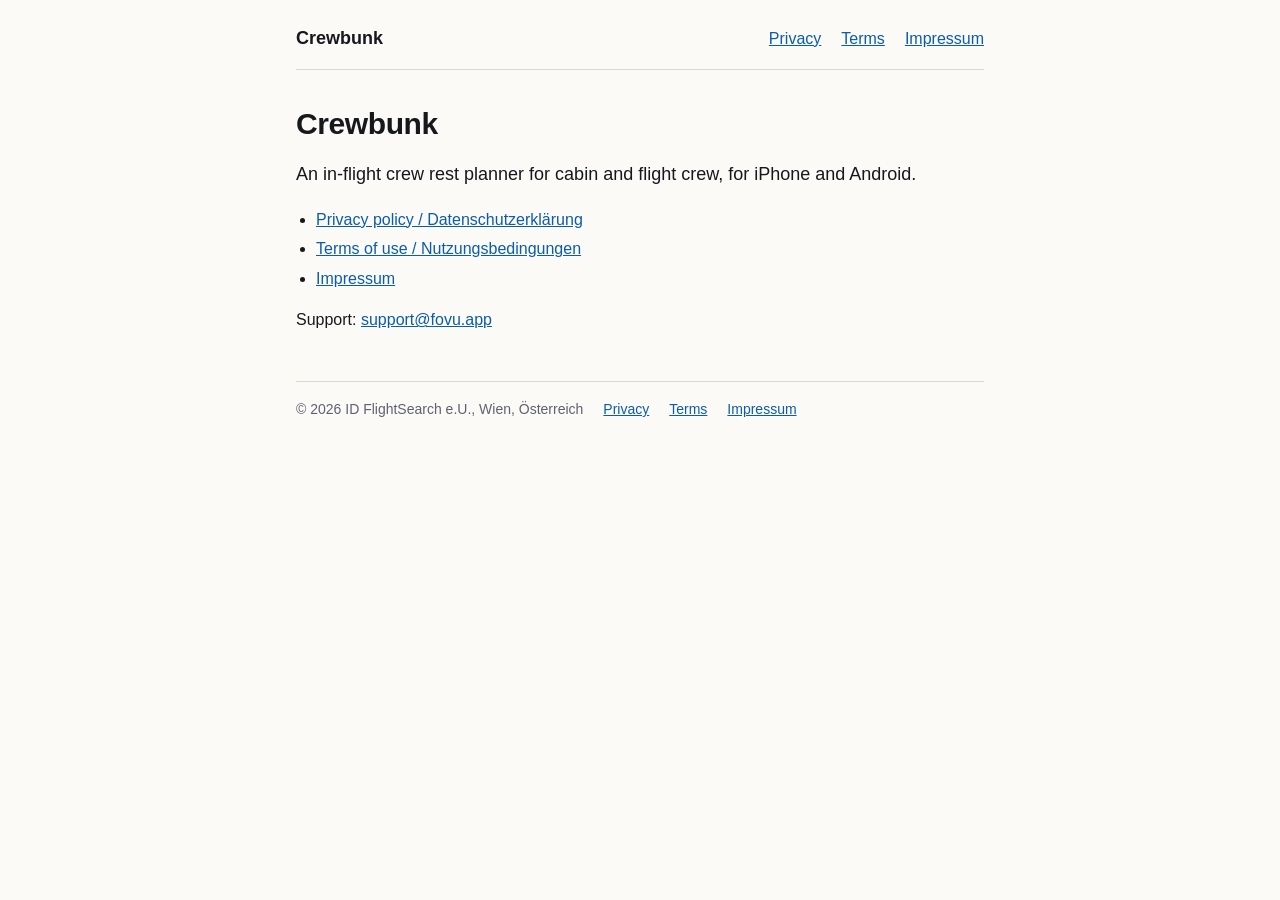
<file: crewbunk/index.html>
<!doctype html>
<html lang="en">
<head>
<meta charset="utf-8">
<meta name="viewport" content="width=device-width,initial-scale=1">
<title>Crewbunk</title>
<link rel="stylesheet" href="style.css">
</head>
<body>
<div class="wrap">
<header><a class="brand" href="./">Crewbunk</a><a href="privacy">Privacy</a><a href="terms">Terms</a><a href="impressum">Impressum</a></header>
<main>
<h1>Crewbunk</h1>
<p class="lead">An in-flight crew rest planner for cabin and flight crew, for iPhone and Android.</p>
<ul>
  <li><a href="privacy">Privacy policy / Datenschutzerklärung</a></li>
  <li><a href="terms">Terms of use / Nutzungsbedingungen</a></li>
  <li><a href="impressum">Impressum</a></li>
</ul>
<p>Support: <a href="mailto:support@fovu.app">support@fovu.app</a></p>
</main>
<footer><span>© 2026 ID FlightSearch e.U., Wien, Österreich</span><a href="privacy">Privacy</a><a href="terms">Terms</a><a href="impressum">Impressum</a></footer>
</div>
</body>
</html>
</file>
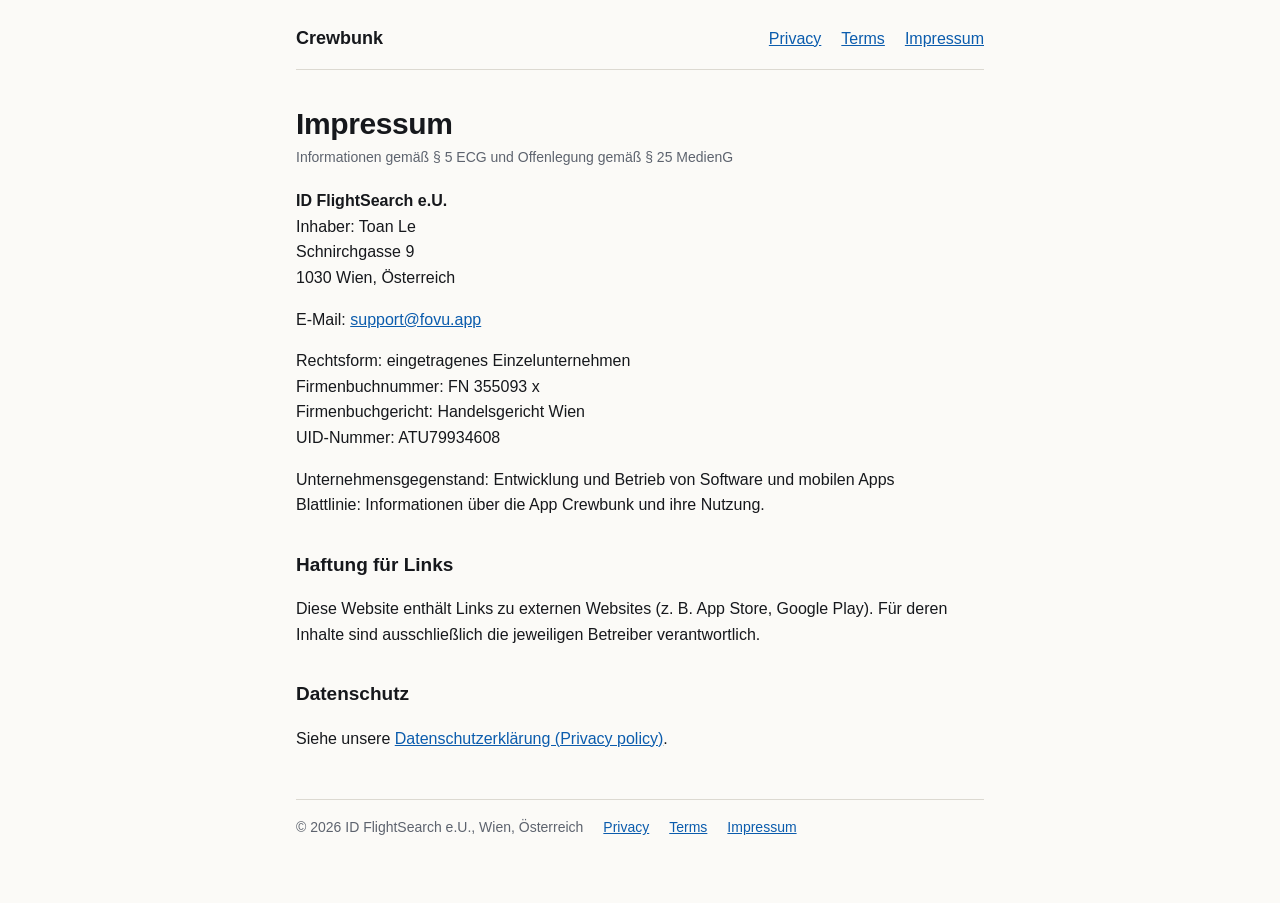
<file: crewbunk/impressum.html>
<!doctype html>
<html lang="de">
<head>
<meta charset="utf-8">
<meta name="viewport" content="width=device-width,initial-scale=1">
<title>Impressum · Crewbunk</title>
<link rel="stylesheet" href="style.css">
</head>
<body>
<div class="wrap">
<header><a class="brand" href="./">Crewbunk</a><a href="privacy">Privacy</a><a href="terms">Terms</a><a href="impressum">Impressum</a></header>
<main>
<h1>Impressum</h1>
<div class="meta">Informationen gemäß § 5 ECG und Offenlegung gemäß § 25 MedienG</div>

<p><strong>ID FlightSearch e.U.</strong><br>
Inhaber: Toan Le<br>
Schnirchgasse 9<br>
1030 Wien, Österreich</p>

<p>E-Mail: <a href="mailto:support@fovu.app">support@fovu.app</a></p>

<p>Rechtsform: eingetragenes Einzelunternehmen<br>
Firmenbuchnummer: FN 355093 x<br>
Firmenbuchgericht: Handelsgericht Wien<br>
UID-Nummer: ATU79934608</p>

<p>Unternehmensgegenstand: Entwicklung und Betrieb von Software und mobilen Apps<br>
Blattlinie: Informationen über die App Crewbunk und ihre Nutzung.</p>

<h2>Haftung für Links</h2>
<p>Diese Website enthält Links zu externen Websites (z. B. App Store, Google Play). Für deren Inhalte sind ausschließlich die jeweiligen Betreiber verantwortlich.</p>

<h2>Datenschutz</h2>
<p>Siehe unsere <a href="privacy">Datenschutzerklärung (Privacy policy)</a>.</p>
</main>
<footer><span>© 2026 ID FlightSearch e.U., Wien, Österreich</span><a href="privacy">Privacy</a><a href="terms">Terms</a><a href="impressum">Impressum</a></footer>
</div>
</body>
</html>
</file>
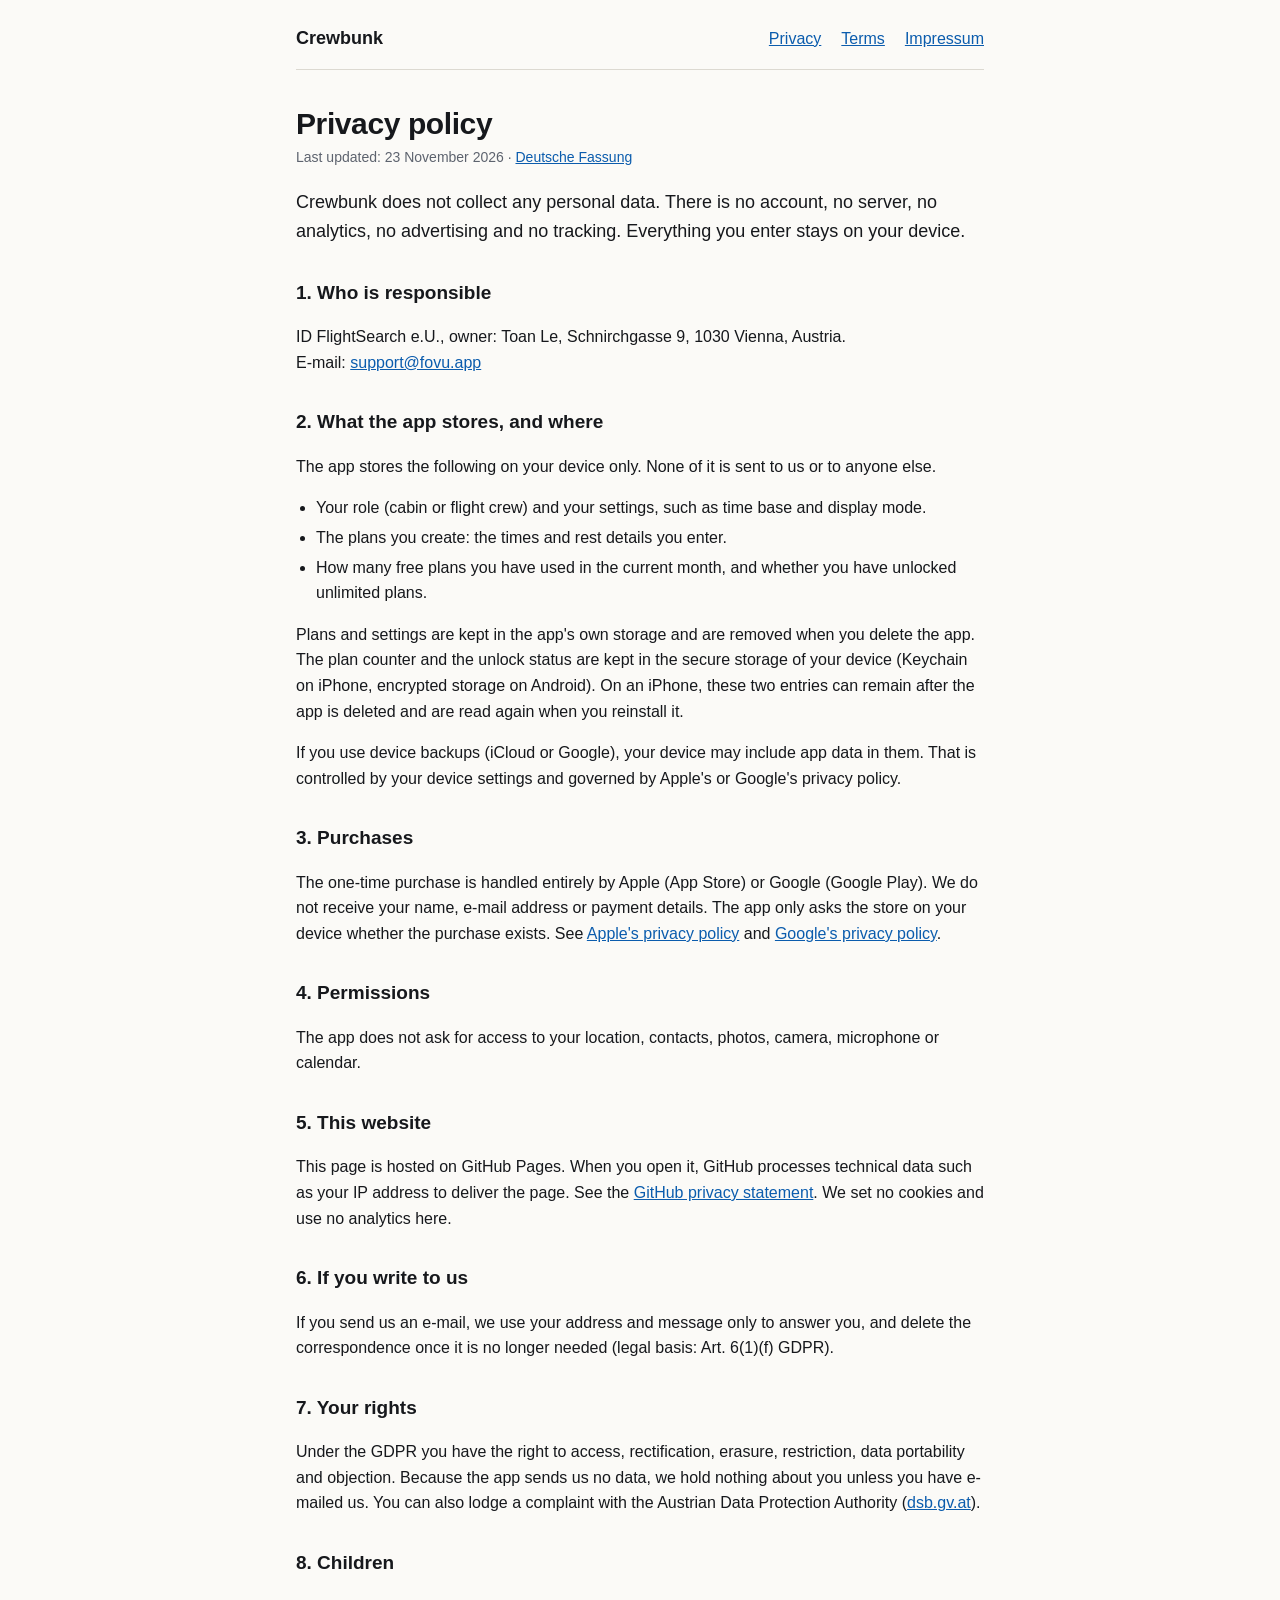
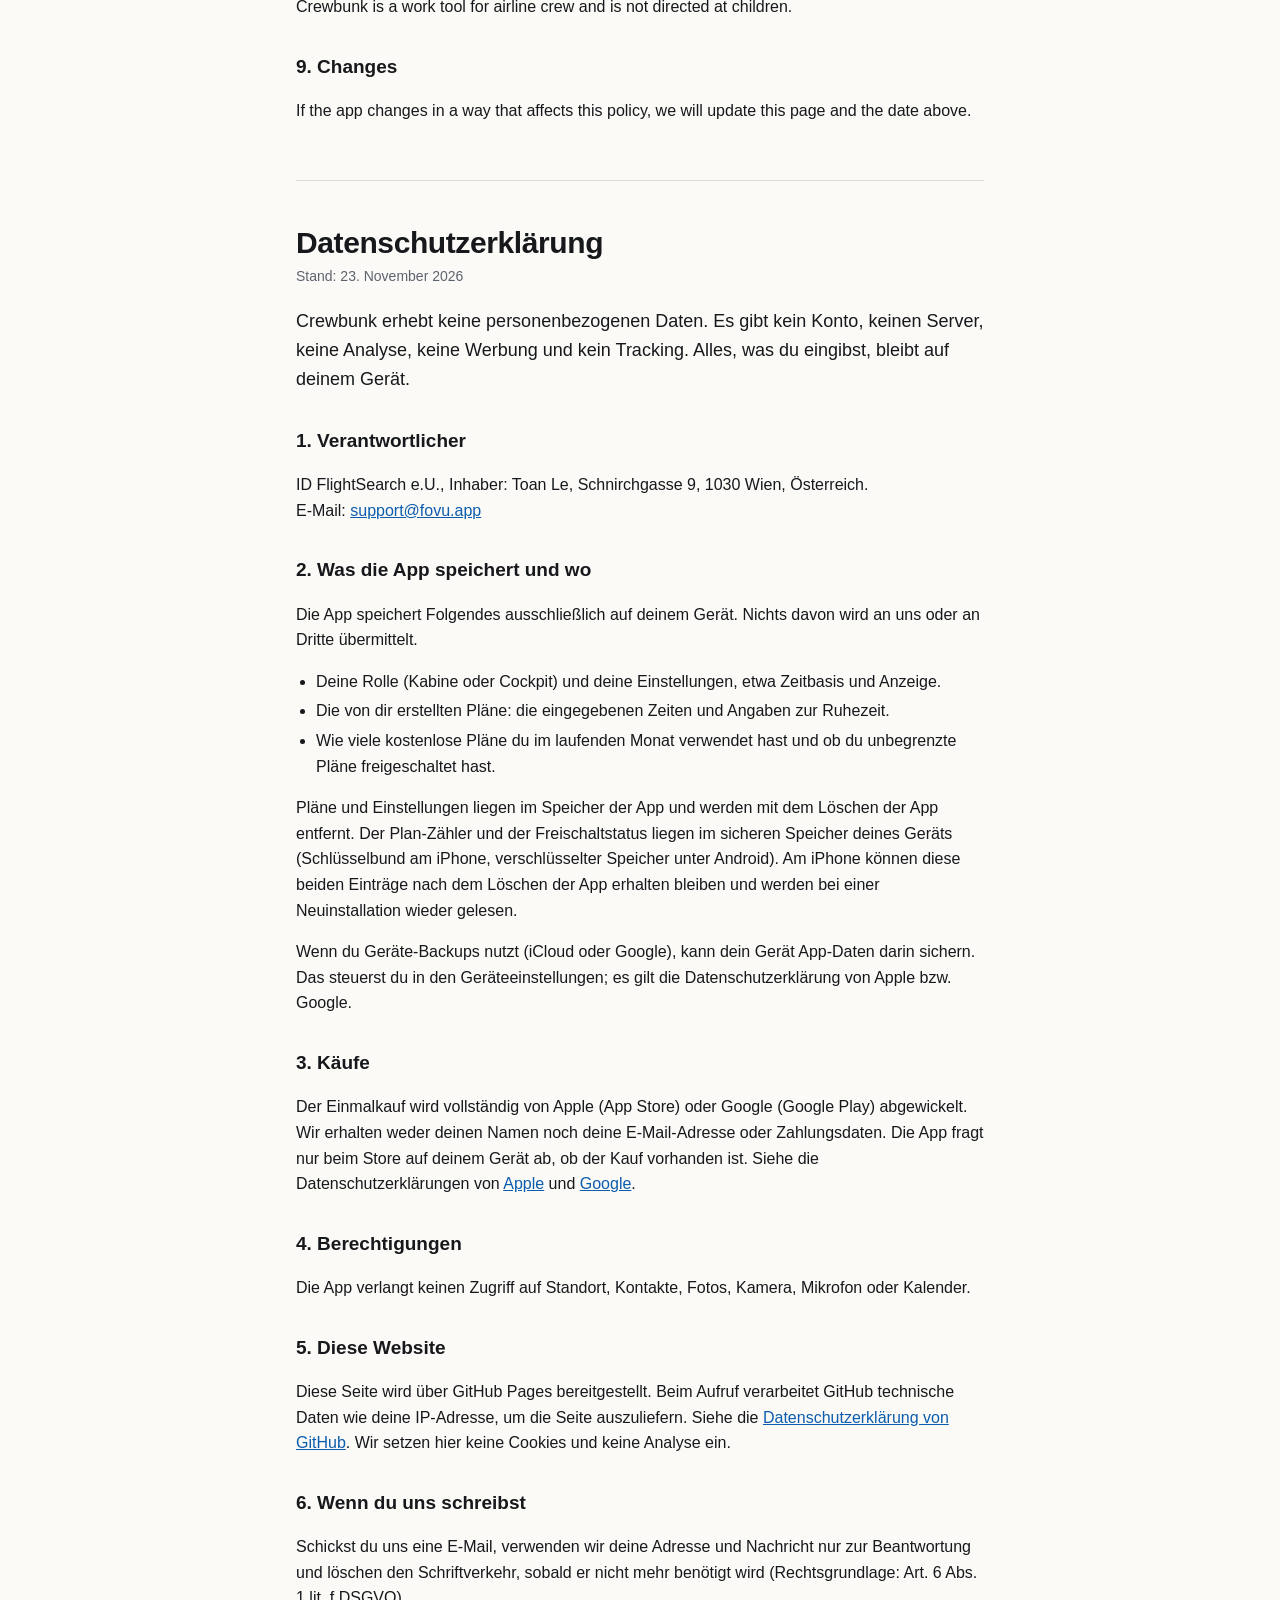
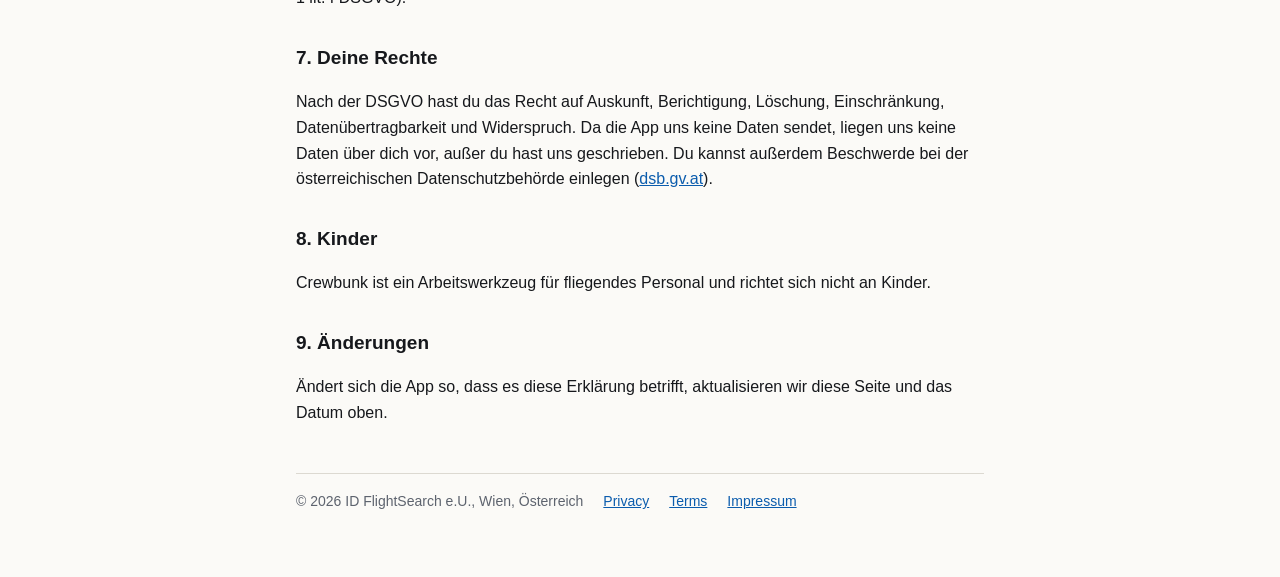
<file: crewbunk/privacy.html>
<!doctype html>
<html lang="en">
<head>
<meta charset="utf-8">
<meta name="viewport" content="width=device-width,initial-scale=1">
<title>Privacy policy · Crewbunk</title>
<link rel="stylesheet" href="style.css">
</head>
<body>
<div class="wrap">
<header><a class="brand" href="./">Crewbunk</a><a href="privacy">Privacy</a><a href="terms">Terms</a><a href="impressum">Impressum</a></header>
<main>
<section lang="en">
<h1>Privacy policy</h1>
<div class="meta">Last updated: 23 November 2026 · <a href="#de">Deutsche Fassung</a></div>

<p class="lead">Crewbunk does not collect any personal data. There is no account, no server, no analytics, no advertising and no tracking. Everything you enter stays on your device.</p>

<h2>1. Who is responsible</h2>
<p>ID FlightSearch e.U., owner: Toan Le, Schnirchgasse 9, 1030 Vienna, Austria.<br>
E-mail: <a href="mailto:support@fovu.app">support@fovu.app</a></p>

<h2>2. What the app stores, and where</h2>
<p>The app stores the following on your device only. None of it is sent to us or to anyone else.</p>
<ul>
  <li>Your role (cabin or flight crew) and your settings, such as time base and display mode.</li>
  <li>The plans you create: the times and rest details you enter.</li>
  <li>How many free plans you have used in the current month, and whether you have unlocked unlimited plans.</li>
</ul>
<p>Plans and settings are kept in the app's own storage and are removed when you delete the app. The plan counter and the unlock status are kept in the secure storage of your device (Keychain on iPhone, encrypted storage on Android). On an iPhone, these two entries can remain after the app is deleted and are read again when you reinstall it.</p>
<p>If you use device backups (iCloud or Google), your device may include app data in them. That is controlled by your device settings and governed by Apple's or Google's privacy policy.</p>

<h2>3. Purchases</h2>
<p>The one-time purchase is handled entirely by Apple (App Store) or Google (Google Play). We do not receive your name, e-mail address or payment details. The app only asks the store on your device whether the purchase exists. See <a href="https://www.apple.com/legal/privacy/">Apple's privacy policy</a> and <a href="https://policies.google.com/privacy">Google's privacy policy</a>.</p>

<h2>4. Permissions</h2>
<p>The app does not ask for access to your location, contacts, photos, camera, microphone or calendar.</p>

<h2>5. This website</h2>
<p>This page is hosted on GitHub Pages. When you open it, GitHub processes technical data such as your IP address to deliver the page. See the <a href="https://docs.github.com/en/site-policy/privacy-policies/github-general-privacy-statement">GitHub privacy statement</a>. We set no cookies and use no analytics here.</p>

<h2>6. If you write to us</h2>
<p>If you send us an e-mail, we use your address and message only to answer you, and delete the correspondence once it is no longer needed (legal basis: Art. 6(1)(f) GDPR).</p>

<h2>7. Your rights</h2>
<p>Under the GDPR you have the right to access, rectification, erasure, restriction, data portability and objection. Because the app sends us no data, we hold nothing about you unless you have e-mailed us. You can also lodge a complaint with the Austrian Data Protection Authority (<a href="https://www.dsb.gv.at">dsb.gv.at</a>).</p>

<h2>8. Children</h2>
<p>Crewbunk is a work tool for airline crew and is not directed at children.</p>

<h2>9. Changes</h2>
<p>If the app changes in a way that affects this policy, we will update this page and the date above.</p>
</section>

<section lang="de" id="de">
<h1>Datenschutzerklärung</h1>
<div class="meta">Stand: 23. November 2026</div>

<p class="lead">Crewbunk erhebt keine personenbezogenen Daten. Es gibt kein Konto, keinen Server, keine Analyse, keine Werbung und kein Tracking. Alles, was du eingibst, bleibt auf deinem Gerät.</p>

<h2>1. Verantwortlicher</h2>
<p>ID FlightSearch e.U., Inhaber: Toan Le, Schnirchgasse 9, 1030 Wien, Österreich.<br>
E-Mail: <a href="mailto:support@fovu.app">support@fovu.app</a></p>

<h2>2. Was die App speichert und wo</h2>
<p>Die App speichert Folgendes ausschließlich auf deinem Gerät. Nichts davon wird an uns oder an Dritte übermittelt.</p>
<ul>
  <li>Deine Rolle (Kabine oder Cockpit) und deine Einstellungen, etwa Zeitbasis und Anzeige.</li>
  <li>Die von dir erstellten Pläne: die eingegebenen Zeiten und Angaben zur Ruhezeit.</li>
  <li>Wie viele kostenlose Pläne du im laufenden Monat verwendet hast und ob du unbegrenzte Pläne freigeschaltet hast.</li>
</ul>
<p>Pläne und Einstellungen liegen im Speicher der App und werden mit dem Löschen der App entfernt. Der Plan-Zähler und der Freischaltstatus liegen im sicheren Speicher deines Geräts (Schlüsselbund am iPhone, verschlüsselter Speicher unter Android). Am iPhone können diese beiden Einträge nach dem Löschen der App erhalten bleiben und werden bei einer Neuinstallation wieder gelesen.</p>
<p>Wenn du Geräte-Backups nutzt (iCloud oder Google), kann dein Gerät App-Daten darin sichern. Das steuerst du in den Geräteeinstellungen; es gilt die Datenschutzerklärung von Apple bzw. Google.</p>

<h2>3. Käufe</h2>
<p>Der Einmalkauf wird vollständig von Apple (App Store) oder Google (Google Play) abgewickelt. Wir erhalten weder deinen Namen noch deine E-Mail-Adresse oder Zahlungsdaten. Die App fragt nur beim Store auf deinem Gerät ab, ob der Kauf vorhanden ist. Siehe die Datenschutzerklärungen von <a href="https://www.apple.com/legal/privacy/">Apple</a> und <a href="https://policies.google.com/privacy">Google</a>.</p>

<h2>4. Berechtigungen</h2>
<p>Die App verlangt keinen Zugriff auf Standort, Kontakte, Fotos, Kamera, Mikrofon oder Kalender.</p>

<h2>5. Diese Website</h2>
<p>Diese Seite wird über GitHub Pages bereitgestellt. Beim Aufruf verarbeitet GitHub technische Daten wie deine IP-Adresse, um die Seite auszuliefern. Siehe die <a href="https://docs.github.com/en/site-policy/privacy-policies/github-general-privacy-statement">Datenschutzerklärung von GitHub</a>. Wir setzen hier keine Cookies und keine Analyse ein.</p>

<h2>6. Wenn du uns schreibst</h2>
<p>Schickst du uns eine E-Mail, verwenden wir deine Adresse und Nachricht nur zur Beantwortung und löschen den Schriftverkehr, sobald er nicht mehr benötigt wird (Rechtsgrundlage: Art. 6 Abs. 1 lit. f DSGVO).</p>

<h2>7. Deine Rechte</h2>
<p>Nach der DSGVO hast du das Recht auf Auskunft, Berichtigung, Löschung, Einschränkung, Datenübertragbarkeit und Widerspruch. Da die App uns keine Daten sendet, liegen uns keine Daten über dich vor, außer du hast uns geschrieben. Du kannst außerdem Beschwerde bei der österreichischen Datenschutzbehörde einlegen (<a href="https://www.dsb.gv.at">dsb.gv.at</a>).</p>

<h2>8. Kinder</h2>
<p>Crewbunk ist ein Arbeitswerkzeug für fliegendes Personal und richtet sich nicht an Kinder.</p>

<h2>9. Änderungen</h2>
<p>Ändert sich die App so, dass es diese Erklärung betrifft, aktualisieren wir diese Seite und das Datum oben.</p>
</section>
</main>
<footer><span>© 2026 ID FlightSearch e.U., Wien, Österreich</span><a href="privacy">Privacy</a><a href="terms">Terms</a><a href="impressum">Impressum</a></footer>
</div>
</body>
</html>
</file>
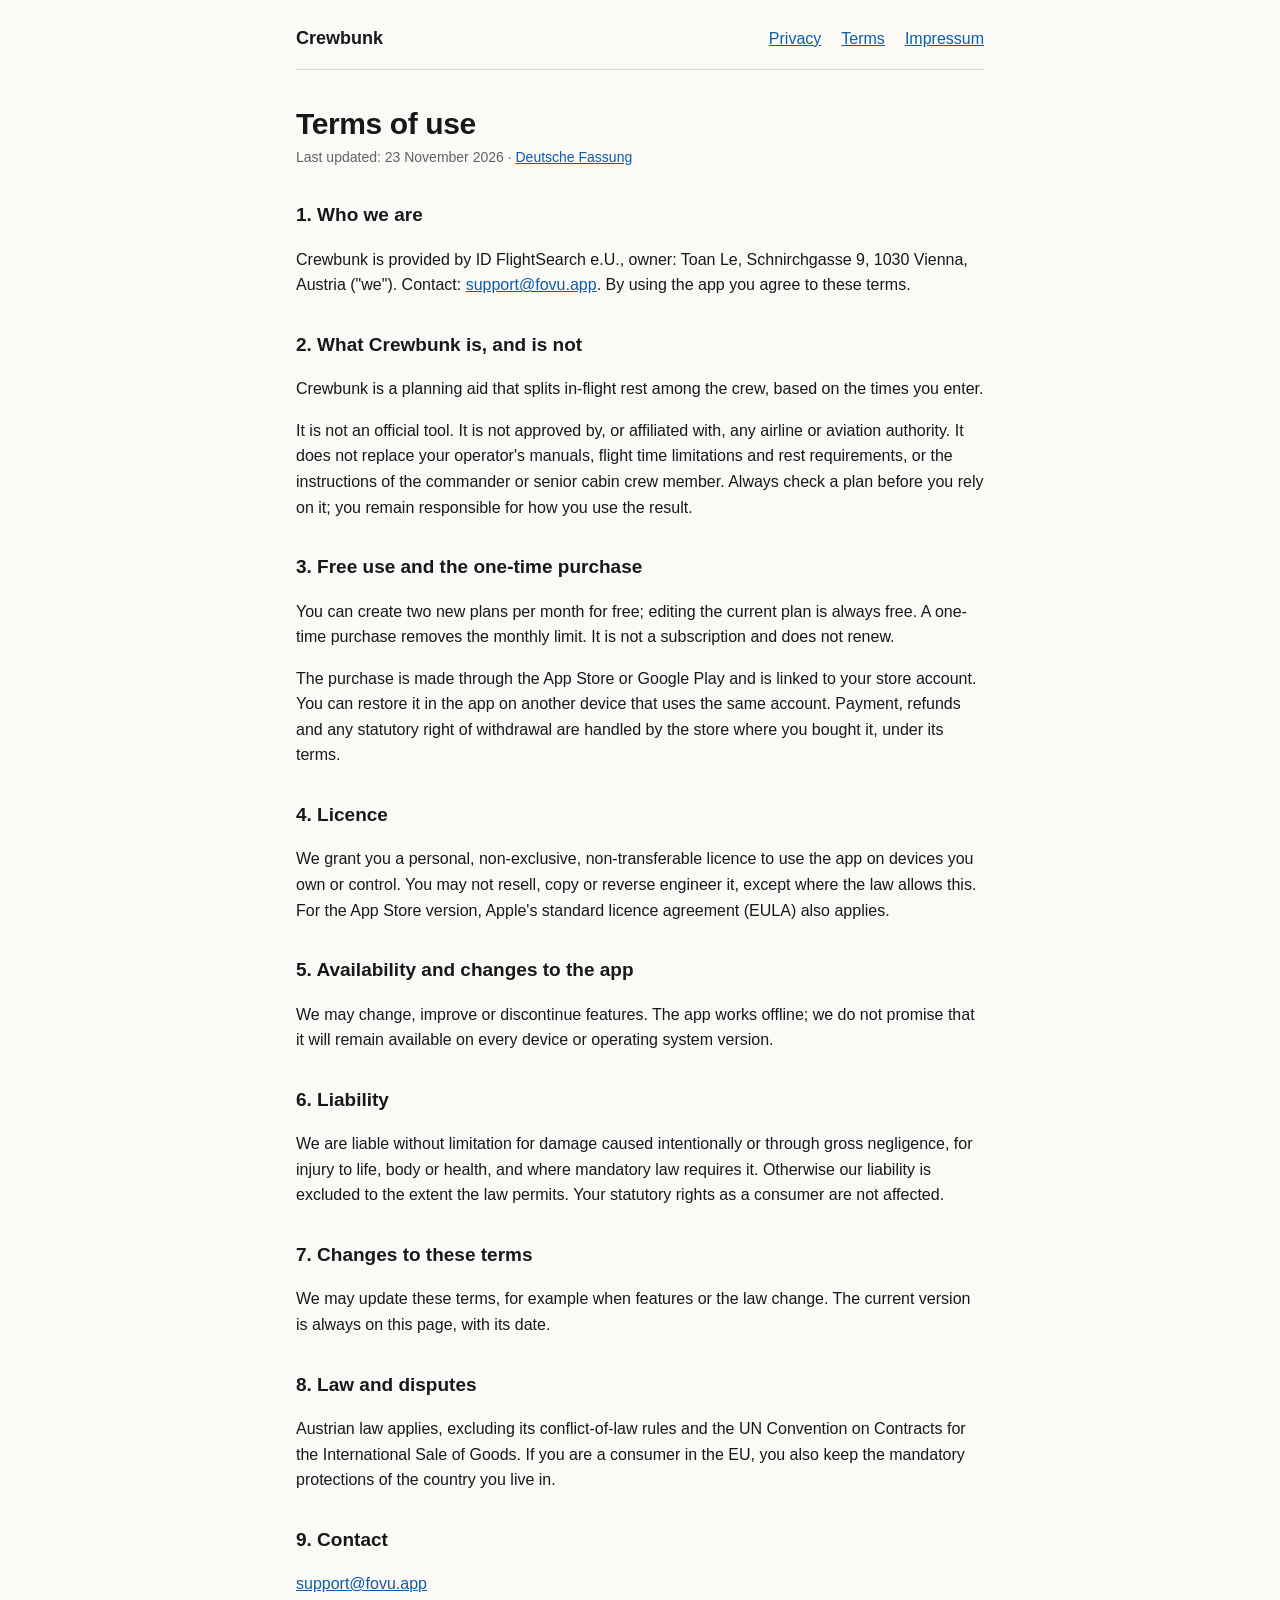
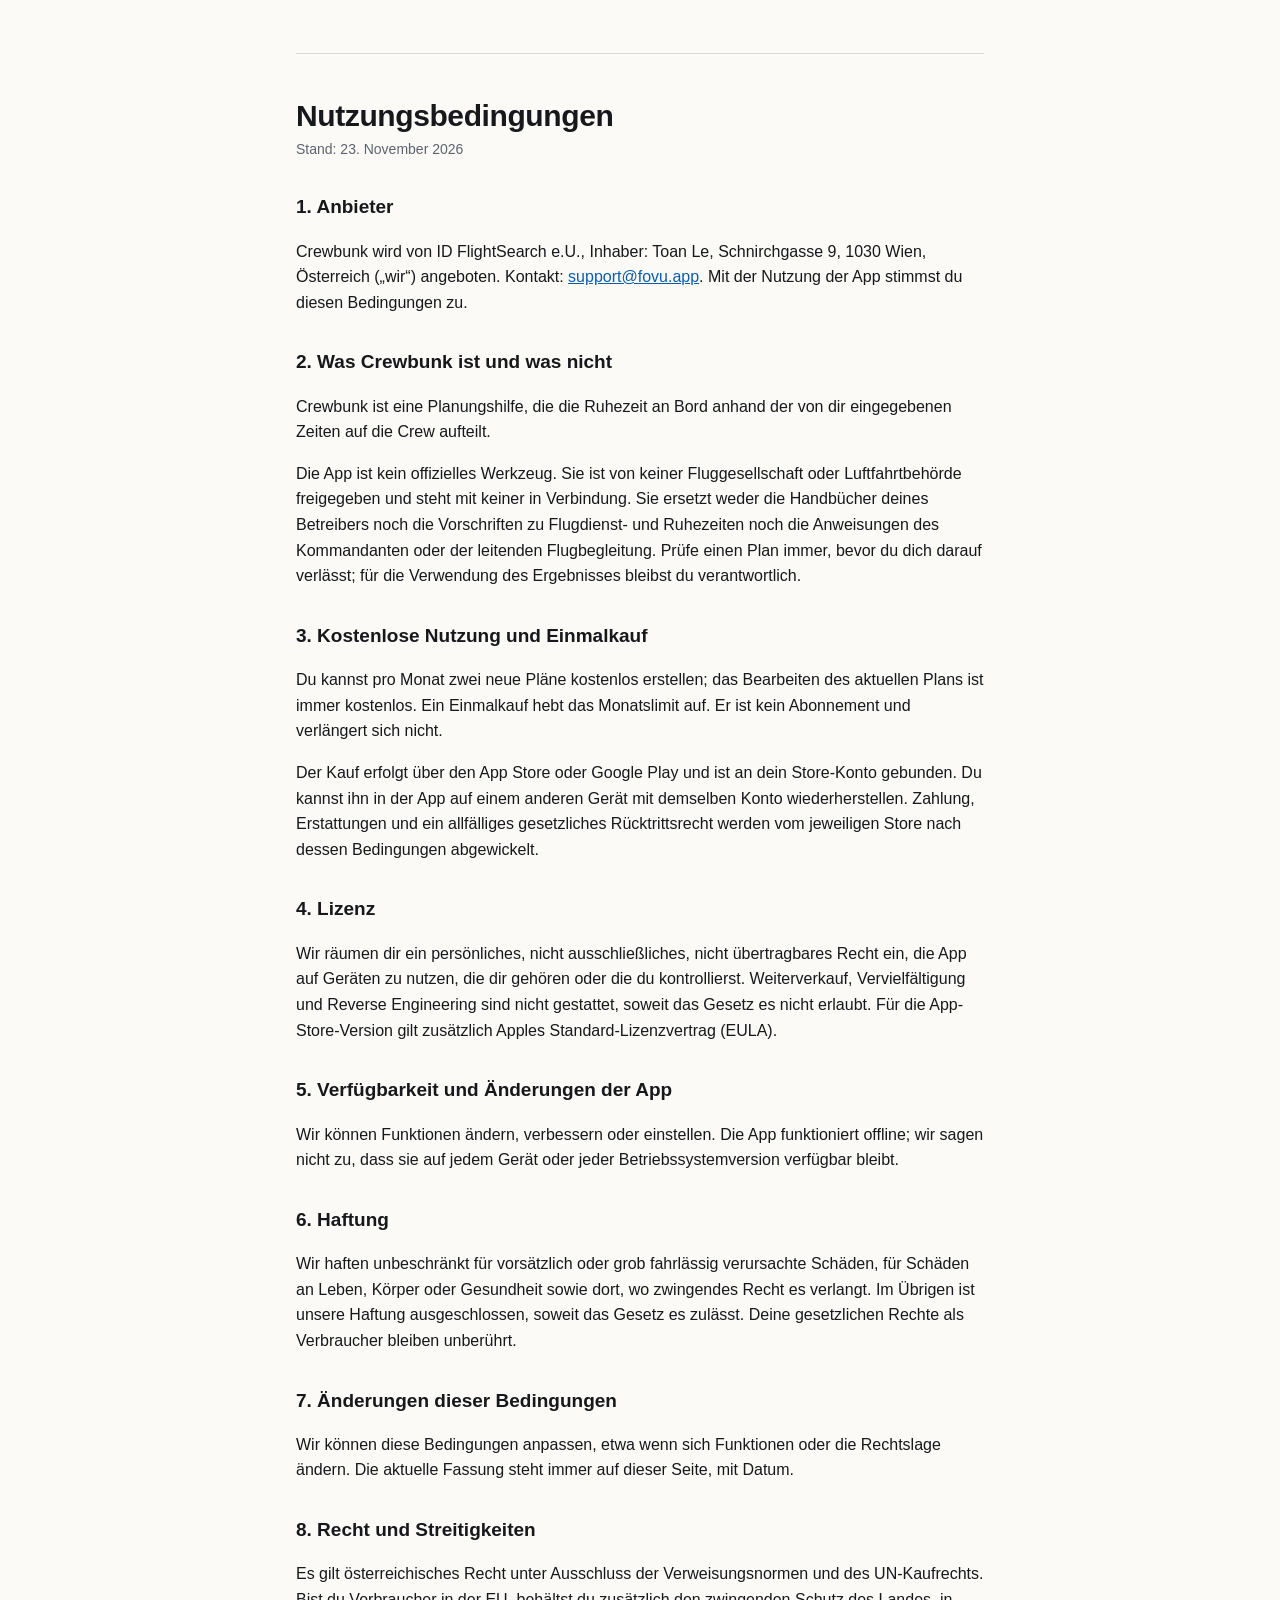
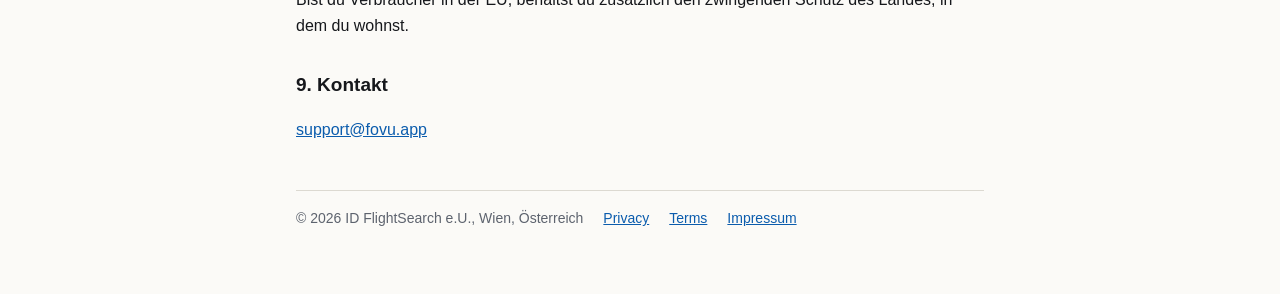
<file: crewbunk/terms.html>
<!doctype html>
<html lang="en">
<head>
<meta charset="utf-8">
<meta name="viewport" content="width=device-width,initial-scale=1">
<title>Terms of use · Crewbunk</title>
<link rel="stylesheet" href="style.css">
</head>
<body>
<div class="wrap">
<header><a class="brand" href="./">Crewbunk</a><a href="privacy">Privacy</a><a href="terms">Terms</a><a href="impressum">Impressum</a></header>
<main>
<section lang="en">
<h1>Terms of use</h1>
<div class="meta">Last updated: 23 November 2026 · <a href="#de">Deutsche Fassung</a></div>

<h2>1. Who we are</h2>
<p>Crewbunk is provided by ID FlightSearch e.U., owner: Toan Le, Schnirchgasse 9, 1030 Vienna, Austria ("we"). Contact: <a href="mailto:support@fovu.app">support@fovu.app</a>. By using the app you agree to these terms.</p>

<h2>2. What Crewbunk is, and is not</h2>
<p>Crewbunk is a planning aid that splits in-flight rest among the crew, based on the times you enter.</p>
<p>It is not an official tool. It is not approved by, or affiliated with, any airline or aviation authority. It does not replace your operator's manuals, flight time limitations and rest requirements, or the instructions of the commander or senior cabin crew member. Always check a plan before you rely on it; you remain responsible for how you use the result.</p>

<h2>3. Free use and the one-time purchase</h2>
<p>You can create two new plans per month for free; editing the current plan is always free. A one-time purchase removes the monthly limit. It is not a subscription and does not renew.</p>
<p>The purchase is made through the App Store or Google Play and is linked to your store account. You can restore it in the app on another device that uses the same account. Payment, refunds and any statutory right of withdrawal are handled by the store where you bought it, under its terms.</p>

<h2>4. Licence</h2>
<p>We grant you a personal, non-exclusive, non-transferable licence to use the app on devices you own or control. You may not resell, copy or reverse engineer it, except where the law allows this. For the App Store version, Apple's standard licence agreement (EULA) also applies.</p>

<h2>5. Availability and changes to the app</h2>
<p>We may change, improve or discontinue features. The app works offline; we do not promise that it will remain available on every device or operating system version.</p>

<h2>6. Liability</h2>
<p>We are liable without limitation for damage caused intentionally or through gross negligence, for injury to life, body or health, and where mandatory law requires it. Otherwise our liability is excluded to the extent the law permits. Your statutory rights as a consumer are not affected.</p>

<h2>7. Changes to these terms</h2>
<p>We may update these terms, for example when features or the law change. The current version is always on this page, with its date.</p>

<h2>8. Law and disputes</h2>
<p>Austrian law applies, excluding its conflict-of-law rules and the UN Convention on Contracts for the International Sale of Goods. If you are a consumer in the EU, you also keep the mandatory protections of the country you live in.</p>

<h2>9. Contact</h2>
<p><a href="mailto:support@fovu.app">support@fovu.app</a></p>
</section>

<section lang="de" id="de">
<h1>Nutzungsbedingungen</h1>
<div class="meta">Stand: 23. November 2026</div>

<h2>1. Anbieter</h2>
<p>Crewbunk wird von ID FlightSearch e.U., Inhaber: Toan Le, Schnirchgasse 9, 1030 Wien, Österreich („wir“) angeboten. Kontakt: <a href="mailto:support@fovu.app">support@fovu.app</a>. Mit der Nutzung der App stimmst du diesen Bedingungen zu.</p>

<h2>2. Was Crewbunk ist und was nicht</h2>
<p>Crewbunk ist eine Planungshilfe, die die Ruhezeit an Bord anhand der von dir eingegebenen Zeiten auf die Crew aufteilt.</p>
<p>Die App ist kein offizielles Werkzeug. Sie ist von keiner Fluggesellschaft oder Luftfahrtbehörde freigegeben und steht mit keiner in Verbindung. Sie ersetzt weder die Handbücher deines Betreibers noch die Vorschriften zu Flugdienst- und Ruhezeiten noch die Anweisungen des Kommandanten oder der leitenden Flugbegleitung. Prüfe einen Plan immer, bevor du dich darauf verlässt; für die Verwendung des Ergebnisses bleibst du verantwortlich.</p>

<h2>3. Kostenlose Nutzung und Einmalkauf</h2>
<p>Du kannst pro Monat zwei neue Pläne kostenlos erstellen; das Bearbeiten des aktuellen Plans ist immer kostenlos. Ein Einmalkauf hebt das Monatslimit auf. Er ist kein Abonnement und verlängert sich nicht.</p>
<p>Der Kauf erfolgt über den App Store oder Google Play und ist an dein Store-Konto gebunden. Du kannst ihn in der App auf einem anderen Gerät mit demselben Konto wiederherstellen. Zahlung, Erstattungen und ein allfälliges gesetzliches Rücktrittsrecht werden vom jeweiligen Store nach dessen Bedingungen abgewickelt.</p>

<h2>4. Lizenz</h2>
<p>Wir räumen dir ein persönliches, nicht ausschließliches, nicht übertragbares Recht ein, die App auf Geräten zu nutzen, die dir gehören oder die du kontrollierst. Weiterverkauf, Vervielfältigung und Reverse Engineering sind nicht gestattet, soweit das Gesetz es nicht erlaubt. Für die App-Store-Version gilt zusätzlich Apples Standard-Lizenzvertrag (EULA).</p>

<h2>5. Verfügbarkeit und Änderungen der App</h2>
<p>Wir können Funktionen ändern, verbessern oder einstellen. Die App funktioniert offline; wir sagen nicht zu, dass sie auf jedem Gerät oder jeder Betriebssystemversion verfügbar bleibt.</p>

<h2>6. Haftung</h2>
<p>Wir haften unbeschränkt für vorsätzlich oder grob fahrlässig verursachte Schäden, für Schäden an Leben, Körper oder Gesundheit sowie dort, wo zwingendes Recht es verlangt. Im Übrigen ist unsere Haftung ausgeschlossen, soweit das Gesetz es zulässt. Deine gesetzlichen Rechte als Verbraucher bleiben unberührt.</p>

<h2>7. Änderungen dieser Bedingungen</h2>
<p>Wir können diese Bedingungen anpassen, etwa wenn sich Funktionen oder die Rechtslage ändern. Die aktuelle Fassung steht immer auf dieser Seite, mit Datum.</p>

<h2>8. Recht und Streitigkeiten</h2>
<p>Es gilt österreichisches Recht unter Ausschluss der Verweisungsnormen und des UN-Kaufrechts. Bist du Verbraucher in der EU, behältst du zusätzlich den zwingenden Schutz des Landes, in dem du wohnst.</p>

<h2>9. Kontakt</h2>
<p><a href="mailto:support@fovu.app">support@fovu.app</a></p>
</section>
</main>
<footer><span>© 2026 ID FlightSearch e.U., Wien, Österreich</span><a href="privacy">Privacy</a><a href="terms">Terms</a><a href="impressum">Impressum</a></footer>
</div>
</body>
</html>
</file>
<file: crewbunk/style.css>
:root { --bg:#fbfaf7; --ink:#16181c; --muted:#5d636e; --line:#dcd9d1; --link:#0b5cad; }
@media (prefers-color-scheme: dark) {
  :root { --bg:#0f1114; --ink:#eceae4; --muted:#9aa0aa; --line:#2a2e35; --link:#7db7ff; }
}
* { box-sizing: border-box; }
body { margin:0; background:var(--bg); color:var(--ink);
  font: 16px/1.6 -apple-system, BlinkMacSystemFont, "Segoe UI", Roboto, Helvetica, Arial, sans-serif; }
.wrap { max-width: 720px; margin: 0 auto; padding: 24px 16px 64px; }
header, footer { display:flex; flex-wrap:wrap; gap:8px 20px; align-items:baseline; }
header { padding-bottom:16px; border-bottom:1px solid var(--line); }
footer { margin-top:48px; padding-top:16px; border-top:1px solid var(--line); color:var(--muted); font-size:14px; }
.brand { font-weight:700; font-size:18px; color:var(--ink); text-decoration:none; margin-right:auto; }
a { color:var(--link); }
h1 { font-size:30px; line-height:1.2; margin:36px 0 4px; letter-spacing:-0.4px; }
h2 { font-size:19px; margin:32px 0 6px; }
.meta { color:var(--muted); font-size:14px; margin-bottom:20px; }
.lead { font-size:18px; }
section + section { margin-top:56px; padding-top:8px; border-top:1px solid var(--line); }
ul { padding-left:20px; }
li { margin:4px 0; }
</file>
